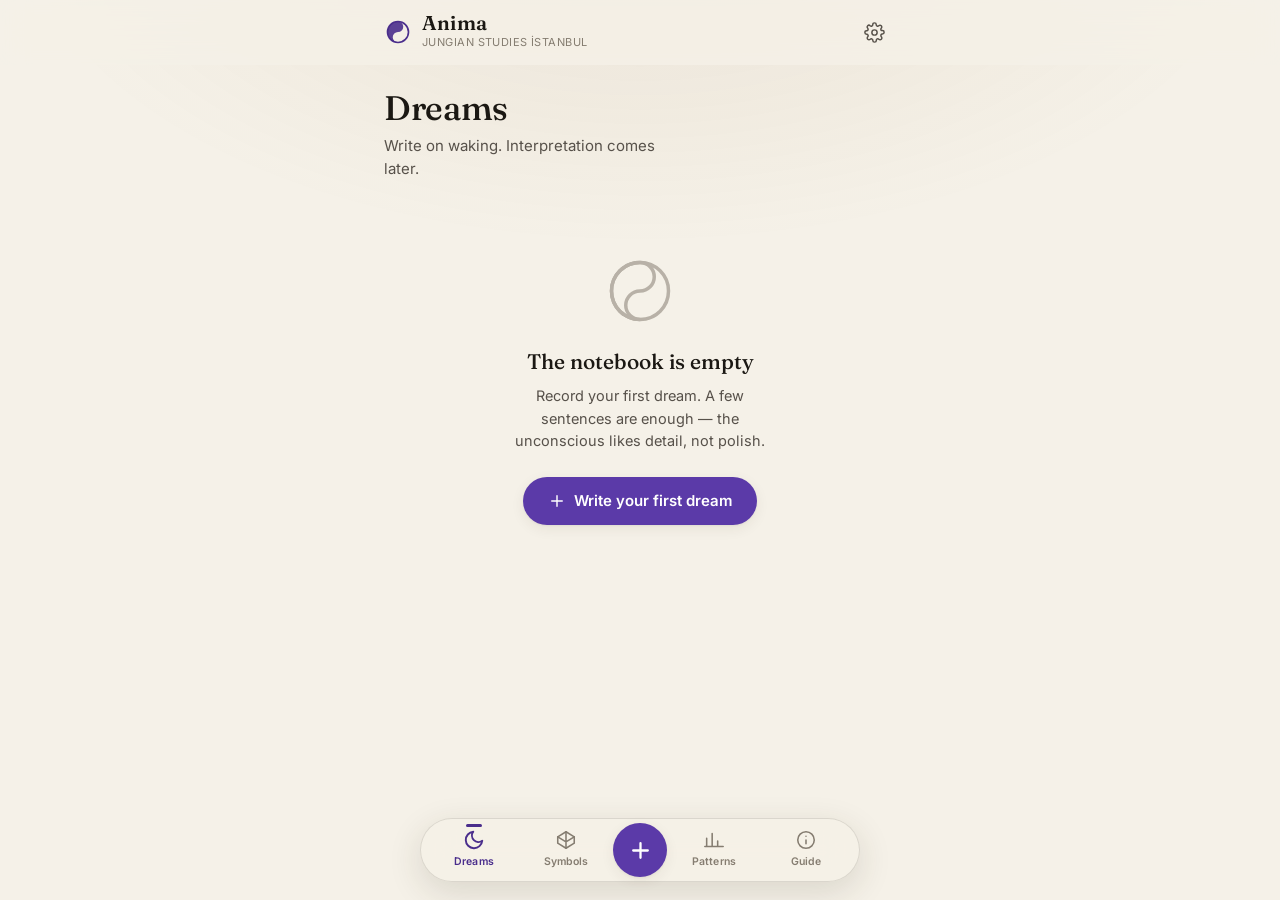
<file: index.html>
<!doctype html>
<html lang="tr" data-theme="dark">
<head>
<meta charset="utf-8">
<meta name="viewport" content="width=device-width, initial-scale=1, viewport-fit=cover">
<title>Anima — Rüya Defteri</title>
<meta name="description" content="Jungian Studies İstanbul için analitik psikoloji temelli rüya defteri. Rüyalarını kaydet, arketipleri ve sembolleri tanı, desenleri gör.">
<meta name="theme-color" content="#0B0E1A" media="(prefers-color-scheme: dark)">
<meta name="theme-color" content="#F5F1E8" media="(prefers-color-scheme: light)">
<meta name="apple-mobile-web-app-capable" content="yes">
<meta name="apple-mobile-web-app-title" content="Anima">
<meta property="og:title" content="Anima — Rüya Defteri">
<meta property="og:description" content="Rüyalarını kaydet, arketipleri tanı, desenleri gör. Jungian Studies İstanbul.">
<meta property="og:type" content="website">
<link rel="manifest" href="manifest.webmanifest">
<link rel="icon" href="assets/icon.svg" type="image/svg+xml">
<link rel="apple-touch-icon" href="assets/icon-180.png">
<link rel="preconnect" href="https://fonts.googleapis.com">
<link rel="preconnect" href="https://fonts.gstatic.com" crossorigin>
<link rel="stylesheet" href="https://fonts.googleapis.com/css2?family=Fraunces:ital,opsz,wght@0,9..144,400;0,9..144,500;0,9..144,600;1,9..144,400&family=Inter:wght@400;500;600&display=swap">
<link rel="stylesheet" href="assets/css/style.css">
</head>
<body>

<a class="skip-link" href="#main" data-i18n="skipLink">İçeriğe geç</a>

<div class="stars" aria-hidden="true"></div>

<header class="appbar" id="appbar">
  <div class="appbar__inner">
    <div class="brand">
      <svg class="brand__mark" viewBox="0 0 24 24" aria-hidden="true" focusable="false">
        <circle cx="12" cy="12" r="9" fill="none" stroke="currentColor" stroke-width="1.4"/>
        <path d="M12 3a9 9 0 0 0 0 18a4.5 4.5 0 0 1 0-9a4.5 4.5 0 0 0 0-9Z" fill="currentColor" opacity=".9"/>
      </svg>
      <div class="brand__text">
        <span class="brand__name">Anima</span>
        <span class="brand__sub" data-i18n="brandSub">Jungian Studies İstanbul</span>
      </div>
    </div>
    <button class="iconbtn" id="btnSettings" type="button" aria-label="Ayarlar" data-i18n-aria="settings">
      <svg viewBox="0 0 24 24" aria-hidden="true"><circle cx="12" cy="12" r="3"/><path d="M19.4 15a1.65 1.65 0 0 0 .33 1.82l.06.06a2 2 0 1 1-2.83 2.83l-.06-.06a1.65 1.65 0 0 0-1.82-.33 1.65 1.65 0 0 0-1 1.51V21a2 2 0 1 1-4 0v-.09A1.65 1.65 0 0 0 9 19.4a1.65 1.65 0 0 0-1.82.33l-.06.06a2 2 0 1 1-2.83-2.83l.06-.06A1.65 1.65 0 0 0 4.6 15a1.65 1.65 0 0 0-1.51-1H3a2 2 0 1 1 0-4h.09A1.65 1.65 0 0 0 4.6 9a1.65 1.65 0 0 0-.33-1.82l-.06-.06a2 2 0 1 1 2.83-2.83l.06.06A1.65 1.65 0 0 0 9 4.6a1.65 1.65 0 0 0 1-1.51V3a2 2 0 1 1 4 0v.09a1.65 1.65 0 0 0 1 1.51 1.65 1.65 0 0 0 1.82-.33l.06-.06a2 2 0 1 1 2.83 2.83l-.06.06A1.65 1.65 0 0 0 19.4 9c.14.35.44.62.79.76H21a2 2 0 1 1 0 4h-.09a1.65 1.65 0 0 0-1.51 1Z"/></svg>
    </button>
  </div>
</header>

<main id="main" class="main" tabindex="-1"></main>

<nav class="tabbar" aria-label="Ana gezinme" data-i18n-aria-label="mainNav">
  <a class="tab" href="#/dreams" data-tab="dreams">
    <svg viewBox="0 0 24 24" aria-hidden="true"><path d="M21 12.8A9 9 0 1 1 11.2 3a7 7 0 0 0 9.8 9.8Z"/></svg>
    <span data-i18n="navDreams">Rüyalar</span>
  </a>
  <a class="tab" href="#/symbols" data-tab="symbols">
    <svg viewBox="0 0 24 24" aria-hidden="true"><path d="M12 3 3 8.5v7L12 21l9-5.5v-7L12 3Z"/><path d="M12 3v18M3 8.5l9 5.5 9-5.5"/></svg>
    <span data-i18n="navSymbols">Semboller</span>
  </a>
  <a class="tab tab--cta" href="#/new" data-tab="new" aria-label="Yeni rüya kaydet" data-i18n-aria-label="newDream">
    <svg viewBox="0 0 24 24" aria-hidden="true"><path d="M12 5v14M5 12h14"/></svg>
  </a>
  <a class="tab" href="#/patterns" data-tab="patterns">
    <svg viewBox="0 0 24 24" aria-hidden="true"><path d="M4 19V10M10 19V5M16 19v-6M22 19H2"/></svg>
    <span data-i18n="navPatterns">Desenler</span>
  </a>
  <a class="tab" href="#/about" data-tab="about">
    <svg viewBox="0 0 24 24" aria-hidden="true"><circle cx="12" cy="12" r="9"/><path d="M12 16v-4M12 8h.01"/></svg>
    <span data-i18n="navAbout">Rehber</span>
  </a>
</nav>

<div class="sheet-root" id="sheetRoot" hidden>
  <div class="scrim" id="scrim"></div>
  <div class="sheet" role="dialog" aria-modal="true" aria-labelledby="sheetTitle" id="sheet">
    <div class="sheet__handle" id="sheetHandle" aria-hidden="true"><div class="sheet__grip"></div></div>
    <div class="sheet__head">
      <h2 class="sheet__title" id="sheetTitle"></h2>
      <button class="iconbtn" id="sheetClose" type="button" aria-label="Kapat" data-i18n-aria="close">
        <svg viewBox="0 0 24 24" aria-hidden="true"><path d="M18 6 6 18M6 6l12 12"/></svg>
      </button>
    </div>
    <div class="sheet__body" id="sheetBody"></div>
  </div>
</div>

<div class="toast-region" id="toasts" role="status" aria-live="polite" aria-atomic="false"></div>

<script src="assets/js/lexicon.js"></script>
<script src="assets/js/sample.js"></script>
<script src="assets/js/norms.js"></script>
<script src="assets/js/worldmap.js"></script>
<script src="assets/js/atlas.js"></script>
<script src="assets/js/globe.js"></script>
<script src="assets/js/i18n.js"></script>
<script src="assets/js/constellation.js"></script>
<script src="assets/js/app.js"></script>
</body>
</html>
</file>
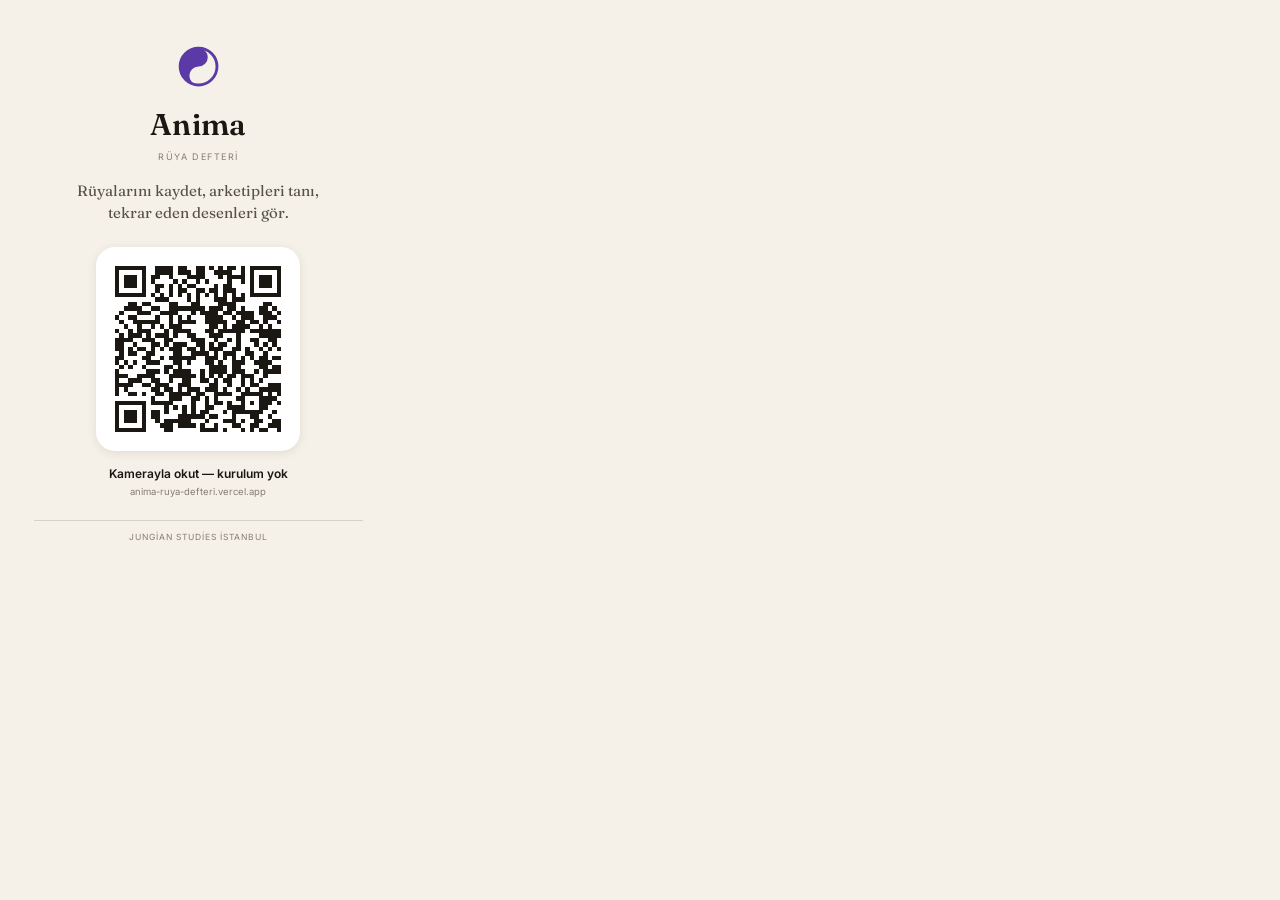
<file: qr/kart.html>
<!doctype html><html lang="tr"><head><meta charset="utf-8">
<title>Anima — QR kartı</title>
<link rel="preconnect" href="https://fonts.googleapis.com"><link rel="preconnect" href="https://fonts.gstatic.com" crossorigin>
<link rel="stylesheet" href="https://fonts.googleapis.com/css2?family=Fraunces:opsz,wght@9..144,400;9..144,500;9..144,600&family=Inter:wght@400;500;600&display=swap">
<style>
  @page { size: A6; margin: 0; }
  * { box-sizing: border-box; margin: 0; }
  body { width: 105mm; height: 148mm; background: #F5F1E8; color: #1B1813;
         font-family: 'Inter', sans-serif; display: flex; flex-direction: column;
         align-items: center; justify-content: space-between; padding: 11mm 9mm 8mm;
         text-align: center; -webkit-font-smoothing: antialiased; }
  .mark { width: 13mm; height: 13mm; }
  .name { font-family: 'Fraunces', serif; font-size: 30px; font-weight: 600; letter-spacing: .01em; margin-top: 3mm; }
  .kicker { font-size: 9px; letter-spacing: .16em; text-transform: uppercase; color: #857D71; margin-top: 2mm; }
  .lede { font-family: 'Fraunces', serif; font-size: 15px; line-height: 1.45; color: #57514A; margin-top: 5mm; max-width: 78mm; }
  .qrwrap { background: #fff; padding: 5mm; border-radius: 5mm; box-shadow: 0 2px 10px rgba(60,48,30,.10); margin-top: 6mm; }
  .qr { width: 44mm; height: 44mm; display: block; }
  .cta { font-size: 12px; font-weight: 600; margin-top: 4mm; }
  .url { font-size: 9.5px; color: #857D71; margin-top: 1.5mm; word-break: break-all; }
  .foot { font-size: 8.5px; letter-spacing: .12em; text-transform: uppercase; color: #857D71;
          border-top: .3mm solid rgba(28,25,20,.14); padding-top: 3mm; width: 100%; margin-top: 6mm; }
</style></head><body>
  <div>
    <svg class="mark" viewBox="0 0 24 24" fill="none"><circle cx="12" cy="12" r="9" stroke="#5B3AA8" stroke-width="1.4"/><path d="M12 3a9 9 0 0 0 0 18a4.5 4.5 0 0 1 0-9a4.5 4.5 0 0 0 0-9Z" fill="#5B3AA8"/></svg>
    <div class="name">Anima</div>
    <div class="kicker">Rüya Defteri</div>
    <p class="lede">Rüyalarını kaydet, arketipleri&nbsp;tanı,<br>tekrar eden desenleri&nbsp;gör.</p>
  </div>
  <div>
    <div class="qrwrap"><svg class="qr" xmlns="http://www.w3.org/2000/svg" viewBox="0 0 37 37" shape-rendering="crispEdges"><path stroke="#1B1813" d="M0 0.5h7m2 0h4m1 0h2m2 0h2m1 0h1m1 0h1m1 0h2m1 0h1m1 0h7M0 1.5h1m5 0h1m2 0h4m1 0h3m1 0h2m2 0h4m2 0h1m1 0h1m5 0h1M0 2.5h1m1 0h3m1 0h1m1 0h2m2 0h1m3 0h4m3 0h1m1 0h4m1 0h1m1 0h3m1 0h1M0 3.5h1m1 0h3m1 0h1m1 0h1m4 0h1m1 0h1m2 0h1m1 0h1m4 0h1m2 0h1m1 0h1m1 0h3m1 0h1M0 4.5h1m1 0h3m1 0h1m2 0h2m1 0h1m1 0h1m1 0h2m4 0h1m1 0h2m4 0h1m1 0h3m1 0h1M0 5.5h1m5 0h1m2 0h1m2 0h1m1 0h2m2 0h2m1 0h2m1 0h3m3 0h1m5 0h1M0 6.5h7m1 0h1m1 0h1m1 0h1m1 0h1m1 0h1m1 0h1m1 0h1m1 0h1m1 0h1m1 0h1m1 0h1m1 0h7M9 7.5h3m4 0h1m1 0h1m3 0h3m1 0h3M3 8.5h2m1 0h2m4 0h2m3 0h2m4 0h4m6 0h2M2 9.5h4m2 0h2m2 0h8m1 0h3m1 0h2m1 0h1m3 0h2m1 0h1M1 10.5h1m3 0h3m2 0h4m3 0h1m1 0h4m1 0h2m1 0h4m1 0h3m1 0h1M0 11.5h1m2 0h2m4 0h1m2 0h1m1 0h1m1 0h1m3 0h4m2 0h1m1 0h3m2 0h3M1 12.5h1m2 0h6m2 0h1m1 0h4m2 0h5m2 0h2m1 0h2m1 0h1m2 0h1M2 13.5h1m2 0h1m2 0h1m1 0h1m1 0h3m6 0h2m1 0h1m1 0h4m2 0h1m1 0h1M0 14.5h1m2 0h1m1 0h3m3 0h1m1 0h4m3 0h2m1 0h6m1 0h7M1 15.5h1m1 0h3m1 0h1m1 0h3m1 0h1m2 0h2m3 0h3m3 0h1m4 0h5M0 16.5h4m2 0h3m2 0h2m4 0h3m2 0h1m2 0h1m1 0h1m2 0h2m2 0h2M0 17.5h2m2 0h1m3 0h2m1 0h1m1 0h3m2 0h2m1 0h1m1 0h2m2 0h1m3 0h1m1 0h1m1 0h1M0 18.5h2m1 0h1m1 0h2m1 0h1m1 0h1m1 0h3m1 0h2m1 0h1m1 0h3m2 0h2m1 0h1m2 0h1m1 0h1m1 0h1M1 19.5h1m1 0h2m2 0h2m4 0h2m2 0h4m1 0h1m1 0h3m2 0h2m2 0h1M0 20.5h2m4 0h2m2 0h1m1 0h6m2 0h3m1 0h1m1 0h1m1 0h1m1 0h1m1 0h2m1 0h2M0 21.5h1m1 0h1m1 0h1m2 0h3m3 0h2m1 0h1m3 0h2m1 0h1m2 0h3m2 0h4M1 22.5h1m1 0h1m2 0h1m4 0h2m1 0h1m6 0h4m1 0h2m4 0h2m1 0h2M0 23.5h1m6 0h3m1 0h1m1 0h4m2 0h1m1 0h4m1 0h3m2 0h1m1 0h4M0 24.5h3m2 0h4m3 0h6m1 0h1m1 0h1m1 0h1m1 0h2m1 0h3m2 0h1M0 25.5h1m2 0h3m2 0h2m2 0h1m2 0h2m2 0h2m1 0h1m1 0h2m2 0h1m1 0h1m1 0h1M0 26.5h4m2 0h2m1 0h3m2 0h3m4 0h2m2 0h1m2 0h1m1 0h2m2 0h3M0 27.5h1m1 0h1m5 0h2m1 0h2m1 0h1m1 0h3m1 0h3m1 0h1m2 0h1m1 0h1m2 0h5M0 28.5h1m2 0h2m1 0h1m2 0h2m1 0h5m1 0h2m2 0h4m2 0h5m1 0h1m1 0h1M8 29.5h1m3 0h3m2 0h2m1 0h1m1 0h1m4 0h2m3 0h4M0 30.5h7m1 0h5m4 0h1m2 0h1m1 0h2m1 0h1m2 0h1m1 0h1m1 0h3m1 0h1M0 31.5h1m5 0h1m4 0h1m1 0h1m1 0h1m1 0h1m2 0h2m3 0h4m3 0h2M0 32.5h1m1 0h3m1 0h1m1 0h2m1 0h1m3 0h1m1 0h1m1 0h2m3 0h1m1 0h7m2 0h1M0 33.5h1m1 0h3m1 0h1m1 0h2m4 0h6m1 0h2m3 0h1m3 0h2m2 0h1M0 34.5h1m1 0h3m1 0h1m2 0h1m1 0h6m3 0h1m3 0h3m1 0h1m2 0h2m2 0h2M0 35.5h1m5 0h1m3 0h3m1 0h4m1 0h1m2 0h1m3 0h2m2 0h2m2 0h3M0 36.5h7m4 0h2m6 0h4m1 0h1m3 0h1m1 0h1m1 0h2m2 0h1"/></svg>
</div>
    <div class="cta">Kamerayla okut — kurulum yok</div>
    <div class="url">anima-ruya-defteri.vercel.app</div>
  </div>
  <div class="foot">Jungian Studies İstanbul</div>
</body></html>
</file>
<file: assets/css/style.css>
/* =========================================================
   Anima — Rüya Defteri
   Jungian Studies İstanbul
   Design tokens: night-first, cream light theme (brand match)
   ========================================================= */

/* ---------- 1. Tokens ---------- */
:root {
  /* Night (default) */
  --bg:          #0B0E1A;
  --bg-2:        #0E1224;
  --surface:     #12162B;
  --surface-2:   #191E38;
  --surface-3:   #222846;
  --border:      rgba(255, 255, 255, .09);
  --border-str:  rgba(255, 255, 255, .16);

  --ink:         #F3F1EA;   /* warm off-white — echoes the brand cream */
  --ink-2:       #ADB2C7;
  --ink-3:       #767C97;

  --primary:     #8B5CF6;
  --primary-ink: #C9B6FD;
  --primary-sub: rgba(139, 92, 246, .16);
  --accent:      #D6A85F;   /* alchemical brass */
  --accent-sub:  rgba(214, 168, 95, .14);
  --danger:      #F87171;
  --danger-sub:  rgba(248, 113, 113, .14);

  --chart-1:     #8B5CF6;
  --chart-2:     #2E8FD0;
  --chart-3:     #C74E8E;
  --grid:        rgba(255, 255, 255, .07);

  --shadow-1: 0 1px 2px rgba(0,0,0,.4), 0 4px 14px rgba(0,0,0,.28);
  --shadow-2: 0 8px 32px rgba(0,0,0,.5);
  --scrim:    rgba(4, 6, 14, .66);

  /* Non-color tokens (theme-invariant) */
  --r-sm: 10px; --r-md: 14px; --r-lg: 20px; --r-xl: 28px; --r-pill: 999px;
  --sp-1: 4px; --sp-2: 8px; --sp-3: 12px; --sp-4: 16px; --sp-5: 24px;
  --sp-6: 32px; --sp-7: 48px;
  --font-ui: 'Inter', -apple-system, BlinkMacSystemFont, 'Segoe UI', Roboto, sans-serif;
  --font-display: 'Fraunces', Georgia, 'Times New Roman', serif;
  --dur: 220ms; --dur-fast: 140ms;
  --ease: cubic-bezier(.22, .61, .36, 1);
  --measure: 34rem;
  --tabbar-h: 64px;
  --z-nav: 40; --z-sheet: 100; --z-toast: 200;
}

:root[data-theme="light"] {
  --bg:          #F5F1E8;
  --bg-2:        #F0EBE0;
  --surface:     #FFFDF8;
  --surface-2:   #F2EDE2;
  --surface-3:   #E8E1D2;
  --border:      rgba(28, 25, 20, .12);
  --border-str:  rgba(28, 25, 20, .22);

  --ink:         #1B1813;
  --ink-2:       #57514A;
  --ink-3:       #857D71;

  --primary:     #5B3AA8;
  --primary-ink: #4A2E8C;
  --primary-sub: rgba(91, 58, 168, .10);
  --accent:      #8A5D22;
  --accent-sub:  rgba(138, 93, 34, .10);
  --danger:      #B42318;
  --danger-sub:  rgba(180, 35, 24, .09);

  --chart-1:     #5B3AA8;
  --chart-2:     #1F6B9E;
  --chart-3:     #A03468;
  --grid:        rgba(28, 25, 20, .09);

  --shadow-1: 0 1px 2px rgba(60, 48, 30, .06), 0 4px 14px rgba(60, 48, 30, .07);
  --shadow-2: 0 10px 34px rgba(60, 48, 30, .14);
  --scrim:    rgba(40, 33, 22, .42);
}

/* ---------- 2. Reset & base ---------- */
*, *::before, *::after { box-sizing: border-box; }
* { margin: 0; }

html { -webkit-text-size-adjust: 100%; }

body {
  min-height: 100dvh;
  background: var(--bg);
  color: var(--ink);
  font-family: var(--font-ui);
  font-size: 16px;
  line-height: 1.55;
  -webkit-font-smoothing: antialiased;
  text-rendering: optimizeLegibility;
  padding-bottom: calc(var(--tabbar-h) + env(safe-area-inset-bottom) + var(--sp-5));
  overflow-x: hidden;
}

img, svg { display: block; max-width: 100%; }
button, input, textarea, select { font: inherit; color: inherit; }
a { color: inherit; text-decoration: none; }

:focus-visible {
  outline: 2px solid var(--primary-ink);
  outline-offset: 2px;
  border-radius: 6px;
}

.skip-link {
  position: fixed; top: -100px; left: 50%; translate: -50% 0;
  z-index: 300; padding: 10px 16px; border-radius: var(--r-pill);
  background: var(--primary); color: #fff; font-weight: 600;
  transition: top var(--dur) var(--ease);
}
.skip-link:focus { top: 12px; }

.sr-only {
  position: absolute; width: 1px; height: 1px; padding: 0;
  overflow: hidden; clip: rect(0 0 0 0); white-space: nowrap; border: 0;
}

/* Star field — pure CSS, no request, decorative only */
.stars {
  position: fixed; inset: 0; pointer-events: none; z-index: 0;
  background:
    radial-gradient(1.2px 1.2px at 18% 22%, rgba(255,255,255,.55), transparent 60%),
    radial-gradient(1px 1px at 72% 14%, rgba(255,255,255,.42), transparent 60%),
    radial-gradient(1.4px 1.4px at 44% 62%, rgba(255,255,255,.30), transparent 60%),
    radial-gradient(1px 1px at 88% 48%, rgba(255,255,255,.35), transparent 60%),
    radial-gradient(1.1px 1.1px at 12% 78%, rgba(255,255,255,.28), transparent 60%),
    radial-gradient(1px 1px at 62% 88%, rgba(255,255,255,.30), transparent 60%),
    radial-gradient(900px 480px at 50% -8%, rgba(139,92,246,.16), transparent 70%);
  opacity: .9;
}
:root[data-theme="light"] .stars {
  background: radial-gradient(900px 480px at 50% -10%, rgba(138,93,34,.10), transparent 70%);
}

/* ---------- 3. App bar ---------- */
.appbar {
  position: sticky; top: 0; z-index: var(--z-nav);
  padding-top: env(safe-area-inset-top);
  background: color-mix(in srgb, var(--bg) 82%, transparent);
  backdrop-filter: saturate(150%) blur(14px);
  -webkit-backdrop-filter: saturate(150%) blur(14px);
  border-bottom: 1px solid transparent;
  transition: border-color var(--dur) var(--ease);
}
.appbar.is-scrolled { border-bottom-color: var(--border); }

.appbar__inner {
  max-width: var(--measure); margin-inline: auto;
  display: flex; align-items: center; justify-content: space-between;
  gap: var(--sp-3); padding: 10px var(--sp-4);
}

.brand { display: flex; align-items: center; gap: 10px; min-width: 0; }
.brand__mark { width: 28px; height: 28px; color: var(--primary-ink); flex: none; }
.brand__text { display: flex; flex-direction: column; min-width: 0; }
.brand__name {
  font-family: var(--font-display); font-weight: 600;
  font-size: 20px; line-height: 1.1; letter-spacing: .01em;
}
.brand__sub {
  font-size: 11px; color: var(--ink-3); letter-spacing: .04em;
  text-transform: uppercase; white-space: nowrap;
  overflow: hidden; text-overflow: ellipsis;
}

.iconbtn {
  --sz: 44px;
  width: var(--sz); height: var(--sz); flex: none;
  display: grid; place-items: center;
  border: 0; border-radius: var(--r-pill); background: transparent;
  color: var(--ink-2); cursor: pointer;
  transition: background var(--dur-fast) var(--ease), color var(--dur-fast) var(--ease);
}
.iconbtn:hover { background: var(--surface-2); color: var(--ink); }
.iconbtn:active { background: var(--surface-3); }
.iconbtn svg { width: 21px; height: 21px; fill: none; stroke: currentColor; stroke-width: 1.7; stroke-linecap: round; stroke-linejoin: round; }

/* ---------- 4. Layout ---------- */
.main {
  position: relative; z-index: 1;
  max-width: var(--measure); margin-inline: auto;
  padding: var(--sp-5) var(--sp-4) 0;
}
.main:focus { outline: none; }

.view { animation: viewIn var(--dur) var(--ease) both; }
@keyframes viewIn { from { opacity: 0; transform: translateY(8px); } }

.page-head { margin-bottom: var(--sp-5); }
.page-title {
  font-family: var(--font-display); font-weight: 500;
  font-size: clamp(28px, 8vw, 34px); line-height: 1.15; letter-spacing: -.01em;
}
.page-sub { color: var(--ink-2); font-size: 15px; margin-top: 6px; max-width: 32ch; }

.section { margin-bottom: var(--sp-6); }
.section__title {
  font-size: 12px; font-weight: 600; letter-spacing: .09em;
  text-transform: uppercase; color: var(--ink-3); margin-bottom: var(--sp-3);
}

/* ---------- 5. Buttons ---------- */
.btn {
  min-height: 48px; padding: 0 var(--sp-5);
  display: inline-flex; align-items: center; justify-content: center; gap: 8px;
  border: 1px solid transparent; border-radius: var(--r-pill);
  font-size: 15px; font-weight: 600; cursor: pointer;
  background: var(--surface-2); color: var(--ink);
  transition: transform var(--dur-fast) var(--ease), background var(--dur-fast) var(--ease),
              opacity var(--dur-fast) var(--ease), border-color var(--dur-fast) var(--ease);
  touch-action: manipulation;
}
.btn:active { transform: scale(.97); }
.btn svg { width: 18px; height: 18px; fill: none; stroke: currentColor; stroke-width: 1.9; stroke-linecap: round; stroke-linejoin: round; }
.btn--primary { background: var(--primary); color: #fff; box-shadow: var(--shadow-1); }
.btn--primary:hover { background: color-mix(in srgb, var(--primary) 88%, #fff); }
.btn--ghost { background: transparent; border-color: var(--border-str); color: var(--ink-2); }
.btn--ghost:hover { background: var(--surface-2); color: var(--ink); }
.btn--danger { background: var(--danger-sub); color: var(--danger); border-color: color-mix(in srgb, var(--danger) 35%, transparent); }
.btn--block { width: 100%; }
.btn[disabled], .btn[aria-disabled="true"] { opacity: .42; cursor: not-allowed; transform: none; }

.btn-row { display: flex; gap: var(--sp-3); }
.btn-row > * { flex: 1; }

/* ---------- 6. Cards & list ---------- */
.card {
  background: var(--surface); border: 1px solid var(--border);
  border-radius: var(--r-lg); padding: var(--sp-4);
}

.dream-list { display: flex; flex-direction: column; gap: var(--sp-3); }

.dream-card {
  display: block; position: relative;
  background: var(--surface); border: 1px solid var(--border);
  border-radius: var(--r-lg); padding: var(--sp-4);
  cursor: pointer; overflow: hidden;
  transition: transform var(--dur-fast) var(--ease), border-color var(--dur-fast) var(--ease),
              background var(--dur-fast) var(--ease);
  animation: cardIn var(--dur) var(--ease) both;
  animation-delay: calc(var(--i, 0) * 40ms);
}
@keyframes cardIn { from { opacity: 0; transform: translateY(10px); } }
.dream-card:hover { border-color: var(--border-str); background: var(--surface-2); }
.dream-card:active { transform: scale(.985); }
.dream-card::before {
  content: ''; position: absolute; inset: 0 auto 0 0; width: 3px;
  background: var(--primary); opacity: .0; transition: opacity var(--dur-fast) var(--ease);
}
.dream-card.is-lucid::before { opacity: .85; }

.dream-card__top { display: flex; align-items: baseline; justify-content: space-between; gap: var(--sp-3); }
.dream-card__date { font-size: 12px; color: var(--ink-3); font-variant-numeric: tabular-nums; white-space: nowrap; }
.dream-card__title {
  font-family: var(--font-display); font-size: 19px; font-weight: 500;
  line-height: 1.25; margin-bottom: 4px;
}
.dream-card__excerpt {
  color: var(--ink-2); font-size: 14.5px; line-height: 1.55;
  display: -webkit-box; -webkit-line-clamp: 2; -webkit-box-orient: vertical; overflow: hidden;
}
.dream-card__meta { display: flex; flex-wrap: wrap; gap: 6px; margin-top: var(--sp-3); }

/* ---------- 7. Chips ---------- */
.chip {
  display: inline-flex; align-items: center; gap: 6px;
  min-height: 30px; padding: 0 11px;
  border-radius: var(--r-pill); border: 1px solid var(--border);
  background: var(--surface-2); color: var(--ink-2);
  font-size: 12.5px; font-weight: 500; white-space: nowrap;
}
.chip--arch { background: var(--primary-sub); color: var(--primary-ink); border-color: color-mix(in srgb, var(--primary) 30%, transparent); }
.chip--sym  { background: var(--accent-sub); color: var(--accent); border-color: color-mix(in srgb, var(--accent) 30%, transparent); }
.chip--mood { background: var(--surface-2); }
.chip__dot { width: 7px; height: 7px; border-radius: 50%; background: currentColor; flex: none; }

/* Selectable chip (form control) */
.chipset { display: flex; flex-wrap: wrap; gap: var(--sp-2); }
.chip-opt {
  min-height: 44px; padding: 0 15px;
  display: inline-flex; align-items: center; gap: 8px;
  border-radius: var(--r-pill); border: 1px solid var(--border);
  background: var(--surface); color: var(--ink-2);
  font-size: 14px; font-weight: 500; cursor: pointer;
  transition: background var(--dur-fast) var(--ease), color var(--dur-fast) var(--ease),
              border-color var(--dur-fast) var(--ease), transform var(--dur-fast) var(--ease);
  touch-action: manipulation;
}
.chip-opt:hover { background: var(--surface-2); color: var(--ink); }
.chip-opt:active { transform: scale(.96); }
.chip-opt[aria-pressed="true"] {
  background: var(--primary-sub); color: var(--primary-ink);
  border-color: color-mix(in srgb, var(--primary) 45%, transparent);
}
.chip-opt[aria-pressed="true"] .chip-opt__check { opacity: 1; transform: scale(1); }
.chip-opt__check {
  width: 15px; height: 15px; opacity: 0; transform: scale(.5); flex: none;
  fill: none; stroke: currentColor; stroke-width: 2.4; stroke-linecap: round; stroke-linejoin: round;
  transition: opacity var(--dur-fast) var(--ease), transform var(--dur-fast) var(--ease);
}
.chip-opt__info {
  width: 30px; height: 30px; margin-right: -9px; border-radius: 50%;
  display: grid; place-items: center; border: 0; background: transparent;
  color: inherit; opacity: .72; cursor: pointer;
}
.chip-opt__info:hover { opacity: 1; background: rgba(127,127,127,.16); }
.chip-opt__info svg { width: 15px; height: 15px; fill: none; stroke: currentColor; stroke-width: 1.9; }

/* ---------- 8. Forms ---------- */
.field { margin-bottom: var(--sp-5); }
.label { display: block; font-size: 14px; font-weight: 600; margin-bottom: 7px; }
.label .req { color: var(--danger); margin-left: 2px; }
.hint { font-size: 13px; color: var(--ink-3); margin-top: 7px; line-height: 1.5; }
.err  { font-size: 13px; color: var(--danger); margin-top: 7px; display: flex; gap: 6px; align-items: flex-start; }
.err svg { width: 15px; height: 15px; flex: none; margin-top: 2px; fill: none; stroke: currentColor; stroke-width: 2; }

.input, .textarea, .select {
  width: 100%; min-height: 48px; padding: 12px 14px;
  background: var(--surface); color: var(--ink);
  border: 1px solid var(--border); border-radius: var(--r-md);
  font-size: 16px; /* prevents iOS auto-zoom */
  transition: border-color var(--dur-fast) var(--ease), background var(--dur-fast) var(--ease);
}
.input::placeholder, .textarea::placeholder { color: var(--ink-3); }
.input:focus, .textarea:focus, .select:focus { border-color: var(--primary); outline-offset: 1px; }
.input[aria-invalid="true"], .textarea[aria-invalid="true"] { border-color: var(--danger); }

.textarea {
  min-height: 190px; resize: vertical; line-height: 1.65;
  font-family: var(--font-display); font-size: 17px; font-optical-sizing: auto;
}

.select { appearance: none; cursor: pointer; padding-right: 40px;
  background-image: linear-gradient(45deg, transparent 50%, currentColor 50%), linear-gradient(135deg, currentColor 50%, transparent 50%);
  background-position: calc(100% - 20px) 21px, calc(100% - 14px) 21px;
  background-size: 6px 6px, 6px 6px; background-repeat: no-repeat; }

/* Segmented control */
.segmented {
  position: relative; display: flex; gap: 4px; padding: 4px;
  background: var(--surface-2); border-radius: var(--r-pill);
  border: 1px solid var(--border);
  --seg-n: 2; --seg-i: 0;
}
/* The indicator slides between positions instead of the background snapping. */
.segmented::before {
  content: ''; position: absolute; z-index: 0;
  top: 4px; bottom: 4px; left: 4px;
  width: calc((100% - 8px - (var(--seg-n) - 1) * 4px) / var(--seg-n));
  border-radius: var(--r-pill);
  background: var(--surface); box-shadow: var(--shadow-1);
  translate: calc(var(--seg-i) * (100% + 4px)) 0;
  transition: translate var(--dur) var(--ease);
}
.segmented button {
  position: relative; z-index: 1;
  flex: 1 1 0; min-width: 0; min-height: 44px; border: 0; border-radius: var(--r-pill);
  padding: 0 6px; white-space: nowrap; overflow: hidden; text-overflow: ellipsis;
  background: transparent; color: var(--ink-2); font-size: 14px; font-weight: 600; cursor: pointer;
  transition: color var(--dur-fast) var(--ease);
}
.segmented button[aria-pressed="true"] { color: var(--ink); }

/* Scale (1–5) */
.scale { display: flex; gap: var(--sp-2); }
.scale button {
  flex: 1; min-height: 52px; border-radius: var(--r-md);
  border: 1px solid var(--border); background: var(--surface);
  color: var(--ink-3); font-size: 15px; font-weight: 600; cursor: pointer;
  font-variant-numeric: tabular-nums;
  transition: background var(--dur-fast) var(--ease), color var(--dur-fast) var(--ease),
              border-color var(--dur-fast) var(--ease), transform var(--dur-fast) var(--ease);
}
.scale button:active { transform: scale(.95); }
.scale button[aria-pressed="true"] { background: var(--primary); color: #fff; border-color: transparent; }

/* Switch row */
.switch-row {
  display: flex; align-items: center; justify-content: space-between; gap: var(--sp-4);
  min-height: 56px; padding: var(--sp-2) 0;
}
.switch-row__text { min-width: 0; }
.switch-row__label { font-size: 15px; font-weight: 500; }
.switch-row__hint { font-size: 13px; color: var(--ink-3); margin-top: 2px; }
.switch {
  --w: 52px; --h: 32px;
  width: var(--w); height: var(--h); flex: none; position: relative;
  border: 0; border-radius: var(--r-pill); cursor: pointer;
  background: var(--surface-3); padding: 0;
  transition: background var(--dur-fast) var(--ease);
}
.switch::after {
  content: ''; position: absolute; top: 3px; left: 3px;
  width: 26px; height: 26px; border-radius: 50%; background: #fff;
  box-shadow: 0 1px 3px rgba(0,0,0,.35);
  transition: translate var(--dur) var(--ease);
}
.switch[aria-checked="true"] { background: var(--primary); }
.switch[aria-checked="true"]::after { translate: 20px 0; }

/* Tag input */
.tagbox {
  display: flex; flex-wrap: wrap; gap: var(--sp-2); align-items: center;
  min-height: 52px; padding: 8px; border: 1px solid var(--border);
  border-radius: var(--r-md); background: var(--surface);
  transition: border-color var(--dur-fast) var(--ease);
}
.tagbox:focus-within { border-color: var(--primary); }
.tagbox input { flex: 1 1 8ch; min-width: 8ch; min-height: 36px; border: 0; background: transparent; outline: none; font-size: 16px; padding: 0 6px; }
.tag {
  display: inline-flex; align-items: center; gap: 4px;
  min-height: 36px; padding: 0 6px 0 12px; border-radius: var(--r-pill);
  background: var(--accent-sub); color: var(--accent); font-size: 13.5px; font-weight: 500;
  border: 1px solid color-mix(in srgb, var(--accent) 30%, transparent);
}
.tag button {
  width: 26px; height: 26px; border: 0; border-radius: 50%; background: transparent;
  color: inherit; cursor: pointer; display: grid; place-items: center; opacity: .7;
}
.tag button:hover { opacity: 1; background: rgba(127,127,127,.2); }
.tag button svg { width: 13px; height: 13px; fill: none; stroke: currentColor; stroke-width: 2.4; stroke-linecap: round; }

.suggest { display: flex; flex-wrap: wrap; gap: 6px; margin-top: var(--sp-3); }
.suggest button {
  min-height: 34px; padding: 0 12px; border-radius: var(--r-pill);
  border: 1px dashed var(--border-str); background: transparent;
  color: var(--ink-3); font-size: 13px; cursor: pointer;
  transition: color var(--dur-fast) var(--ease), border-color var(--dur-fast) var(--ease);
}
.suggest button:hover { color: var(--ink); border-color: var(--ink-3); border-style: solid; }

/* ---------- 9. Stepper (capture flow) ---------- */
.stepper { margin-bottom: var(--sp-5); }
.stepper__bar { display: flex; gap: 4px; margin-bottom: var(--sp-3); }
.stepper__seg { flex: 1; height: 3px; border-radius: 2px; background: var(--surface-3); overflow: hidden; }
.stepper__seg span { display: block; height: 100%; width: 0; background: var(--primary); transition: width var(--dur) var(--ease); }
.stepper__seg.is-done span, .stepper__seg.is-active span { width: 100%; }
.stepper__meta { display: flex; align-items: baseline; justify-content: space-between; gap: var(--sp-3); }
.stepper__count { font-size: 12px; color: var(--ink-3); font-variant-numeric: tabular-nums; }
.stepper__name { font-family: var(--font-display); font-size: 22px; font-weight: 500; }

.step-nav {
  position: sticky; bottom: calc(var(--tabbar-h) + env(safe-area-inset-bottom) + 8px);
  display: flex; gap: var(--sp-3); padding: var(--sp-4) 0;
  background: linear-gradient(to top, var(--bg) 62%, transparent);
  margin-top: var(--sp-5);
}
.step-nav .btn { flex: 1; }
.step-nav .btn--ghost { flex: 0 0 auto; min-width: 56px; padding: 0 var(--sp-4); }

/* ---------- 10. Reader (dream detail) ---------- */
.reader__date { font-size: 13px; color: var(--ink-3); letter-spacing: .03em; }
.reader__title {
  font-family: var(--font-display); font-size: clamp(26px, 7.5vw, 32px);
  font-weight: 500; line-height: 1.2; margin: 6px 0 var(--sp-4);
}
.reader__body {
  font-family: var(--font-display); font-size: 18px; line-height: 1.75;
  color: var(--ink); white-space: pre-wrap; overflow-wrap: break-word;
}
.reader__body::first-letter {
  font-size: 3.1em; float: left; line-height: .84;
  padding: 6px 10px 0 0; color: var(--primary-ink); font-weight: 500;
}
.qa { border-left: 2px solid var(--border-str); padding-left: var(--sp-4); margin-bottom: var(--sp-4); }
.qa__q { font-size: 14px; color: var(--ink-3); margin-bottom: 4px; }
.qa__a { font-family: var(--font-display); font-size: 16.5px; line-height: 1.65; white-space: pre-wrap; }

/* ---------- 11. Stat tiles ---------- */
.tiles { display: grid; grid-template-columns: repeat(2, minmax(0, 1fr)); gap: var(--sp-3); }
/* An odd tile count would leave a ragged row — the last one takes the full width instead. */
.tiles > .tile:last-child:nth-child(odd) { grid-column: 1 / -1; }
.tile {
  background: var(--surface); border: 1px solid var(--border);
  border-radius: var(--r-lg); padding: var(--sp-4);
}
.tile__value {
  font-family: var(--font-display); font-size: 30px; font-weight: 500;
  line-height: 1; font-variant-numeric: tabular-nums; letter-spacing: -.02em;
}
.tile__value small { font-size: .48em; font-weight: 500; color: var(--ink-3); margin-left: 2px; letter-spacing: 0; }
.tile__label { font-size: 12.5px; color: var(--ink-3); margin-top: 8px; line-height: 1.35; }

/* ---------- 12. Bar chart (single series, direct-labeled) ---------- */
.bars { display: flex; flex-direction: column; gap: var(--sp-3); }
.bar {
  display: grid; grid-template-columns: 1fr auto;
  grid-template-areas: 'label value' 'track track';
  align-items: baseline; gap: 6px var(--sp-3);
  position: relative; cursor: default;
}
.bar__label {
  grid-area: label; font-size: 14px; color: var(--ink);
  display: flex; align-items: center; gap: 8px; min-width: 0;
}
.bar__label span { overflow: hidden; text-overflow: ellipsis; white-space: nowrap; }
.bar__value {
  grid-area: value; font-size: 13px; font-weight: 600; color: var(--ink-2);
  font-variant-numeric: tabular-nums;
}
.bar__track {
  grid-area: track; position: relative; height: 6px;
  border-radius: 3px; background: var(--grid);
}
.bar__fill {
  position: absolute; inset: 0 auto 0 0; border-radius: 3px;
  background: var(--c, var(--chart-1));
  width: var(--w, 0%);
  animation: barGrow 560ms var(--ease) both;
  animation-delay: calc(var(--i, 0) * 45ms);
}
@keyframes barGrow { from { width: 0; } }
.bar__cap { display: none; }

/* ---------- 12b. Constellation map ---------- */
.cn-wrap, .atlas-wrap {
  position: relative;
  background:
    radial-gradient(120% 90% at 50% 0%, color-mix(in srgb, var(--primary) 12%, transparent), transparent 62%),
    var(--surface);
  border: 1px solid var(--border);
  border-radius: var(--r-lg); padding: var(--sp-2);
  overflow: hidden;
}
/* A faint field behind the marks — depth without noise. */
.cn-wrap::before, .atlas-wrap::before {
  content: ''; position: absolute; inset: 0; pointer-events: none;
  background-image:
    linear-gradient(var(--grid) 1px, transparent 1px),
    linear-gradient(90deg, var(--grid) 1px, transparent 1px);
  background-size: 28px 28px;
  mask-image: radial-gradient(85% 75% at 50% 45%, #000 35%, transparent 78%);
  -webkit-mask-image: radial-gradient(85% 75% at 50% 45%, #000 35%, transparent 78%);
  opacity: .55;
}
.cn-wrap > svg, .atlas-wrap > svg { position: relative; }
.cn { width: 100%; height: auto; display: block; touch-action: manipulation; }
.cn__edges line { transition: stroke-opacity var(--dur-fast) var(--ease); }
.cn__node { cursor: pointer; }
.cn__node > :not(text) {
  transition: transform var(--dur-fast) var(--ease), fill-opacity var(--dur-fast) var(--ease);
  transform-box: fill-box; transform-origin: center;
}
.cn__node:hover > :not(text), .cn__node:focus-visible > :not(text) { fill-opacity: .5; }
.cn__node:focus { outline: none; }
.cn__node:focus-visible > rect, .cn__node:focus-visible > circle:not([fill="transparent"]) {
  stroke-width: 3;
}
.cn__label {
  font-family: var(--font-ui); font-size: 10.5px; font-weight: 600;
  fill: var(--ink); paint-order: stroke;
  stroke: var(--bg); stroke-width: 4.5px; stroke-linejoin: round;
  letter-spacing: .005em;
}

.cn-legend {
  display: flex; flex-wrap: wrap; gap: var(--sp-4);
  margin-top: var(--sp-3); font-size: 12.5px; color: var(--ink-3);
}
.cn-key { display: inline-flex; align-items: center; gap: 7px; }
.cn-key i { display: block; flex: none; }
.cn-key__arch {
  width: 12px; height: 12px; border-radius: 50%;
  border: 1.6px solid var(--chart-1); background: color-mix(in srgb, var(--chart-1) 26%, transparent);
}
.cn-key__sym {
  width: 11px; height: 11px; rotate: 45deg; border-radius: 2px;
  border: 1.6px solid var(--chart-3); background: color-mix(in srgb, var(--chart-3) 22%, transparent);
}
.cn-key__link { width: 16px; height: 2px; border-radius: 1px; background: var(--ink-3); opacity: .6; }
.cn-key__norm {
  width: 12px; height: 12px; border-radius: 50%;
  border: 1.6px dashed var(--chart-2); background: color-mix(in srgb, var(--chart-2) 20%, transparent);
}

/* Prevalence meter — one value against a 0–100% track */
.normbar {
  height: 6px; border-radius: 3px; background: var(--grid);
  overflow: hidden; margin: var(--sp-2) 0 var(--sp-3);
}
.normbar span { display: block; height: 100%; border-radius: 3px; background: var(--chart-2); }

.chip--demo {
  background: transparent; color: var(--ink-3);
  border-style: dashed; border-color: var(--border-str);
}

/* ---------- 12c. Reading cards ---------- */
.readings { display: flex; flex-direction: column; gap: var(--sp-3); }
.reading {
  background: var(--surface); border: 1px solid var(--border);
  border-left: 2px solid var(--primary);
  border-radius: var(--r-md); padding: var(--sp-4);
  animation: cardIn var(--dur) var(--ease) both;
  animation-delay: calc(var(--i, 0) * 55ms);
}
.reading__title {
  font-family: var(--font-display); font-size: 17.5px; font-weight: 500;
  line-height: 1.3; margin-bottom: 8px;
}
.reading__text { font-size: 14.5px; line-height: 1.6; color: var(--ink-2); }
.reading__ask {
  font-family: var(--font-display); font-style: italic; font-size: 15.5px;
  line-height: 1.5; color: var(--ink); margin-top: var(--sp-3);
}
.reading__more {
  min-height: 40px; margin: var(--sp-2) 0 calc(var(--sp-2) * -1) -10px;
  padding: 0 10px; border: 0; border-radius: var(--r-sm);
  background: transparent; color: var(--primary-ink);
  font-size: 13.5px; font-weight: 600; cursor: pointer;
}
.reading__more:hover { background: var(--primary-sub); }

/* ---------- 12d. Data table (accessible chart alternative) ---------- */
.dtable { width: 100%; border-collapse: collapse; font-size: 14px; }
.dtable th {
  text-align: left; font-size: 11px; font-weight: 600;
  letter-spacing: .07em; text-transform: uppercase; color: var(--ink-3);
  padding: 0 var(--sp-3) var(--sp-2) 0; border-bottom: 1px solid var(--border);
}
.dtable td { padding: 11px var(--sp-3) 11px 0; border-bottom: 1px solid var(--border); color: var(--ink-2); }
.dtable tr:last-child td { border-bottom: 0; }
.dtable .num { text-align: right; padding-right: 0; font-variant-numeric: tabular-nums; color: var(--ink); }


/* ---------- 12e. Globe ---------- */
.globe-wrap {
  position: relative;
  aspect-ratio: 1 / 1;
  max-height: 62vh;
  margin-inline: auto;
  border-radius: var(--r-lg);
  overflow: hidden;
  background:
    radial-gradient(90% 70% at 50% 40%, color-mix(in srgb, var(--chart-2) 9%, transparent), transparent 70%),
    var(--bg);
  border: 1px solid var(--border);
  touch-action: none;              /* the canvas owns the gesture */
}
.globe { width: 100%; height: 100%; display: block; cursor: grab; }
.globe:active { cursor: grabbing; }

.globe__pins { position: absolute; inset: 0; pointer-events: none; }
.globe__pin {
  position: absolute; top: 0; left: 0;
  width: 44px; height: 44px; margin: -22px 0 0 -22px;
  border: 0; background: transparent; padding: 0;
  border-radius: 50%; cursor: pointer; pointer-events: auto;
  display: grid; place-items: center;
}
.globe__pin:focus-visible { outline: 2px solid var(--primary-ink); outline-offset: 0; }
.globe__pinlabel {
  position: absolute; top: 26px; left: 50%; translate: -50% 0;
  font-size: 10px; font-weight: 600; letter-spacing: .02em; white-space: nowrap;
  color: var(--ink); text-shadow: 0 0 4px var(--bg), 0 0 8px var(--bg);
  opacity: 0; transition: opacity var(--dur-fast) var(--ease);
}
.globe__pin:hover .globe__pinlabel,
.globe__pin:focus-visible .globe__pinlabel { opacity: 1; }
/* The country with no data is the argument of this view — it is always named. */
.globe__pin.is-empty .globe__pinlabel { opacity: 1; color: var(--accent); }

.globe__hint {
  position: absolute; left: 50%; bottom: 8px; translate: -50% 0;
  font-size: 10.5px; letter-spacing: .08em; text-transform: uppercase;
  color: var(--ink-3); pointer-events: none; white-space: nowrap;
  padding: 5px 12px; border-radius: var(--r-pill);
  background: color-mix(in srgb, var(--bg) 78%, transparent);
  backdrop-filter: blur(6px); -webkit-backdrop-filter: blur(6px);
  transition: opacity var(--dur) var(--ease);
}
.globe-wrap.is-touched .globe__hint { opacity: 0; }

.atlas-key {
  width: 12px; height: 12px; border-radius: 50%; flex: none;
  border: 1.6px solid var(--k); background: color-mix(in srgb, var(--k) 50%, transparent);
}
.atlas-key[style*="--dash"] { background: transparent; border-style: dashed; }

/* ---------- 12f. Callout ---------- */
.callout {
  background: var(--accent-sub);
  border: 1px solid color-mix(in srgb, var(--accent) 32%, transparent);
  border-radius: var(--r-lg); padding: var(--sp-4);
}
.callout__title {
  font-family: var(--font-display); font-size: 17px; font-weight: 500;
  color: var(--accent); margin-bottom: 6px;
}
.callout__text { font-size: 14.5px; line-height: 1.6; color: var(--ink-2); }

/* ---------- 13. Lexicon list ---------- */
.lex-list { display: flex; flex-direction: column; gap: 2px; }
.lex-item {
  display: grid; grid-template-columns: 38px 1fr auto; align-items: center; gap: var(--sp-3);
  width: 100%; min-height: 60px; padding: var(--sp-3) var(--sp-2);
  border: 0; border-bottom: 1px solid var(--border); background: transparent;
  text-align: left; cursor: pointer; color: inherit;
  transition: background var(--dur-fast) var(--ease);
}
.lex-item:hover { background: var(--surface); }
.lex-item:last-child { border-bottom: 0; }
.lex-item__glyph {
  width: 38px; height: 38px; border-radius: var(--r-sm); display: grid; place-items: center;
  background: var(--primary-sub); color: var(--primary-ink);
  font-family: var(--font-display); font-size: 17px; font-weight: 600;
}
.lex-item--sym .lex-item__glyph { background: var(--accent-sub); color: var(--accent); }
.lex-item__name { font-size: 15.5px; font-weight: 500; }
.lex-item__gloss { font-size: 13px; color: var(--ink-3); overflow: hidden; text-overflow: ellipsis; white-space: nowrap; }
.lex-item__count {
  font-size: 12px; color: var(--ink-3); font-variant-numeric: tabular-nums;
  background: var(--surface-2); border-radius: var(--r-pill); padding: 3px 9px; white-space: nowrap;
}

/* ---------- 14. Empty state ---------- */
.empty { text-align: center; padding: var(--sp-7) var(--sp-4); }
.empty__art { width: 76px; height: 76px; margin: 0 auto var(--sp-4); color: var(--ink-3); opacity: .55; }
.empty__art svg { width: 100%; height: 100%; fill: none; stroke: currentColor; stroke-width: 1.1; stroke-linecap: round; stroke-linejoin: round; }
.empty__title { font-family: var(--font-display); font-size: 21px; font-weight: 500; margin-bottom: 8px; }
.empty__text { color: var(--ink-2); font-size: 14.5px; max-width: 30ch; margin: 0 auto var(--sp-5); }

/* ---------- 15. Tab bar ---------- */
.tabbar {
  position: fixed; left: 0; right: 0; bottom: 0; z-index: var(--z-nav);
  display: flex; align-items: center; justify-content: space-around;
  gap: 2px; height: calc(var(--tabbar-h) + env(safe-area-inset-bottom));
  padding: 0 var(--sp-2) env(safe-area-inset-bottom);
  background: color-mix(in srgb, var(--bg) 88%, transparent);
  backdrop-filter: saturate(160%) blur(18px);
  -webkit-backdrop-filter: saturate(160%) blur(18px);
  border-top: 1px solid var(--border);
}
@media (min-width: 640px) {
  .tabbar {
    left: 50%; right: auto; translate: -50% 0; bottom: 18px;
    width: min(440px, calc(100% - 32px)); height: var(--tabbar-h);
    padding: 0 var(--sp-2); border-radius: var(--r-pill);
    border: 1px solid var(--border); box-shadow: var(--shadow-2);
  }
  body { padding-bottom: calc(var(--tabbar-h) + 40px); }
}

.tab {
  flex: 1; min-width: 0; min-height: 56px;
  display: flex; flex-direction: column; align-items: center; justify-content: center; gap: 3px;
  color: var(--ink-3); font-size: 10.5px; font-weight: 600; letter-spacing: .01em;
  border-radius: var(--r-md); cursor: pointer; touch-action: manipulation;
  transition: color var(--dur-fast) var(--ease), background var(--dur-fast) var(--ease);
}
.tab svg { width: 22px; height: 22px; fill: none; stroke: currentColor; stroke-width: 1.7; stroke-linecap: round; stroke-linejoin: round; }
.tab:active { background: var(--surface-2); }
.tab { position: relative; }
.tab[aria-current="page"] { color: var(--primary-ink); }
.tab[aria-current="page"] svg { stroke-width: 2.1; }
/* Never colour alone — the active tab also carries a mark. */
.tab[aria-current="page"]::before {
  content: ''; position: absolute; top: 2px; left: 50%; translate: -50% 0;
  width: 16px; height: 2.5px; border-radius: 2px; background: currentColor;
}
.tab--cta[aria-current="page"]::before { display: none; }

.tab--cta {
  flex: 0 0 auto; width: 54px; height: 54px; min-height: 54px; border-radius: 50%;
  background: var(--primary); color: #fff; box-shadow: var(--shadow-1);
  transition: transform var(--dur-fast) var(--ease), background var(--dur-fast) var(--ease);
}
.tab--cta svg { width: 25px; height: 25px; stroke-width: 2.2; }
.tab--cta:active { transform: scale(.92); background: color-mix(in srgb, var(--primary) 85%, #000); }
.tab--cta[aria-current="page"] { color: #fff; }

/* ---------- 16. Sheet ---------- */
.sheet-root { position: fixed; inset: 0; z-index: var(--z-sheet); }
.scrim { position: absolute; inset: 0; background: var(--scrim); animation: fadeIn var(--dur) var(--ease) both; }
@keyframes fadeIn { from { opacity: 0; } }

.sheet {
  position: absolute; left: 0; right: 0; bottom: 0;
  max-height: 88dvh; display: flex; flex-direction: column;
  background: var(--surface); border-top: 1px solid var(--border-str);
  border-radius: var(--r-xl) var(--r-xl) 0 0;
  box-shadow: var(--shadow-2);
  padding-bottom: env(safe-area-inset-bottom);
  animation: sheetIn 300ms var(--ease) both;
}
@keyframes sheetIn { from { transform: translateY(100%); } }
@media (min-width: 640px) {
  .sheet {
    left: 50%; right: auto; bottom: auto; top: 50%;
    translate: -50% -50%; width: min(520px, calc(100% - 32px));
    border-radius: var(--r-xl); border: 1px solid var(--border-str);
    animation: dialogIn 240ms var(--ease) both;
  }
  @keyframes dialogIn { from { opacity: 0; transform: translateY(12px) scale(.97); } }
  .sheet__grip { display: none; }
}
.sheet__grip {
  width: 40px; height: 4px; border-radius: 2px; background: var(--border-str);
  margin: 10px auto 0; flex: none;
}
.sheet__handle {
  padding-bottom: 4px; cursor: grab; touch-action: none;
  flex: none;
}
.sheet__handle:active { cursor: grabbing; }
.sheet.is-dragging { transition: none; animation: none; }
.sheet__head {
  display: flex; align-items: center; justify-content: space-between;
  gap: var(--sp-3); padding: var(--sp-4) var(--sp-4) var(--sp-3);
}
.sheet__title { font-family: var(--font-display); font-size: 22px; font-weight: 500; line-height: 1.2; }
.sheet__body { overflow-y: auto; overscroll-behavior: contain; padding: 0 var(--sp-4) var(--sp-5); -webkit-overflow-scrolling: touch; }

.prose p { margin-bottom: var(--sp-3); color: var(--ink-2); font-size: 15px; line-height: 1.65; }
.prose p strong { color: var(--ink); font-weight: 600; }
.prose h4 {
  font-size: 12px; font-weight: 600; letter-spacing: .09em; text-transform: uppercase;
  color: var(--ink-3); margin: var(--sp-5) 0 var(--sp-2);
}
.prose ul { margin: 0 0 var(--sp-3); padding-left: 1.15em; color: var(--ink-2); font-size: 15px; }
.prose li { margin-bottom: 6px; }
.prose a { color: var(--primary-ink); text-decoration: underline; text-underline-offset: 3px; }
.quote {
  font-family: var(--font-display); font-style: italic; font-size: 16px; line-height: 1.6;
  color: var(--ink); border-left: 2px solid var(--primary); padding-left: var(--sp-4);
  margin: var(--sp-4) 0;
}
.quote cite { display: block; font-style: normal; font-family: var(--font-ui); font-size: 12.5px; color: var(--ink-3); margin-top: 8px; }

/* ---------- 17. Toast ---------- */
.toast-region {
  position: fixed; z-index: var(--z-toast);
  left: 50%; translate: -50% 0;
  bottom: calc(var(--tabbar-h) + env(safe-area-inset-bottom) + 12px);
  width: min(420px, calc(100% - 24px));
  display: flex; flex-direction: column; gap: var(--sp-2);
  pointer-events: none;
}
.toast {
  display: flex; align-items: center; gap: var(--sp-3);
  padding: 12px var(--sp-3) 12px var(--sp-4);
  background: var(--surface-3); color: var(--ink);
  border: 1px solid var(--border-str); border-radius: var(--r-md);
  box-shadow: var(--shadow-2); font-size: 14px;
  pointer-events: auto;
  animation: toastIn var(--dur) var(--ease) both;
}
@keyframes toastIn { from { opacity: 0; transform: translateY(14px); } }
.toast.is-out { animation: toastOut 150ms var(--ease) both; }
@keyframes toastOut { to { opacity: 0; transform: translateY(8px); } }
.toast__text { flex: 1; min-width: 0; }
.toast__action {
  border: 0; background: transparent; color: var(--primary-ink);
  font-weight: 600; font-size: 14px; cursor: pointer;
  min-height: 36px; padding: 0 12px; border-radius: var(--r-sm);
}
.toast__action:hover { background: var(--primary-sub); }
.toast--danger { border-color: color-mix(in srgb, var(--danger) 45%, transparent); }

/* ---------- 18. Misc ---------- */
.searchbar { position: relative; margin-bottom: var(--sp-4); }
.searchbar svg {
  position: absolute; left: 14px; top: 50%; translate: 0 -50%;
  width: 18px; height: 18px; color: var(--ink-3);
  fill: none; stroke: currentColor; stroke-width: 1.9; stroke-linecap: round; pointer-events: none;
}
.searchbar .input { padding-left: 42px; }

.divider { height: 1px; background: var(--border); margin: var(--sp-5) 0; border: 0; }

.privacy-note {
  display: flex; gap: 10px; align-items: flex-start;
  font-size: 13px; color: var(--ink-3); line-height: 1.55;
  background: var(--surface); border: 1px solid var(--border);
  border-radius: var(--r-md); padding: var(--sp-3) var(--sp-4);
}
.privacy-note svg { width: 17px; height: 17px; flex: none; margin-top: 2px; fill: none; stroke: currentColor; stroke-width: 1.8; }

.footer-note { text-align: center; font-size: 12.5px; color: var(--ink-3); padding: var(--sp-6) 0 var(--sp-4); }
.footer-note a { color: var(--ink-2); text-decoration: underline; text-underline-offset: 3px;
  display: inline-block; padding: 10px 4px; } /* comfortable tap area for an inline link */

/* ---------- 19. Motion & forced colors ---------- */
@media (prefers-reduced-motion: reduce) {
  *, *::before, *::after {
    animation-duration: .01ms !important; animation-iteration-count: 1 !important;
    transition-duration: .01ms !important; scroll-behavior: auto !important;
  }
}
@media (forced-colors: active) {
  .bar__fill { forced-color-adjust: none; background: Highlight; }
  .chip, .card, .dream-card, .tile { border: 1px solid ButtonBorder; }
}
</file>
